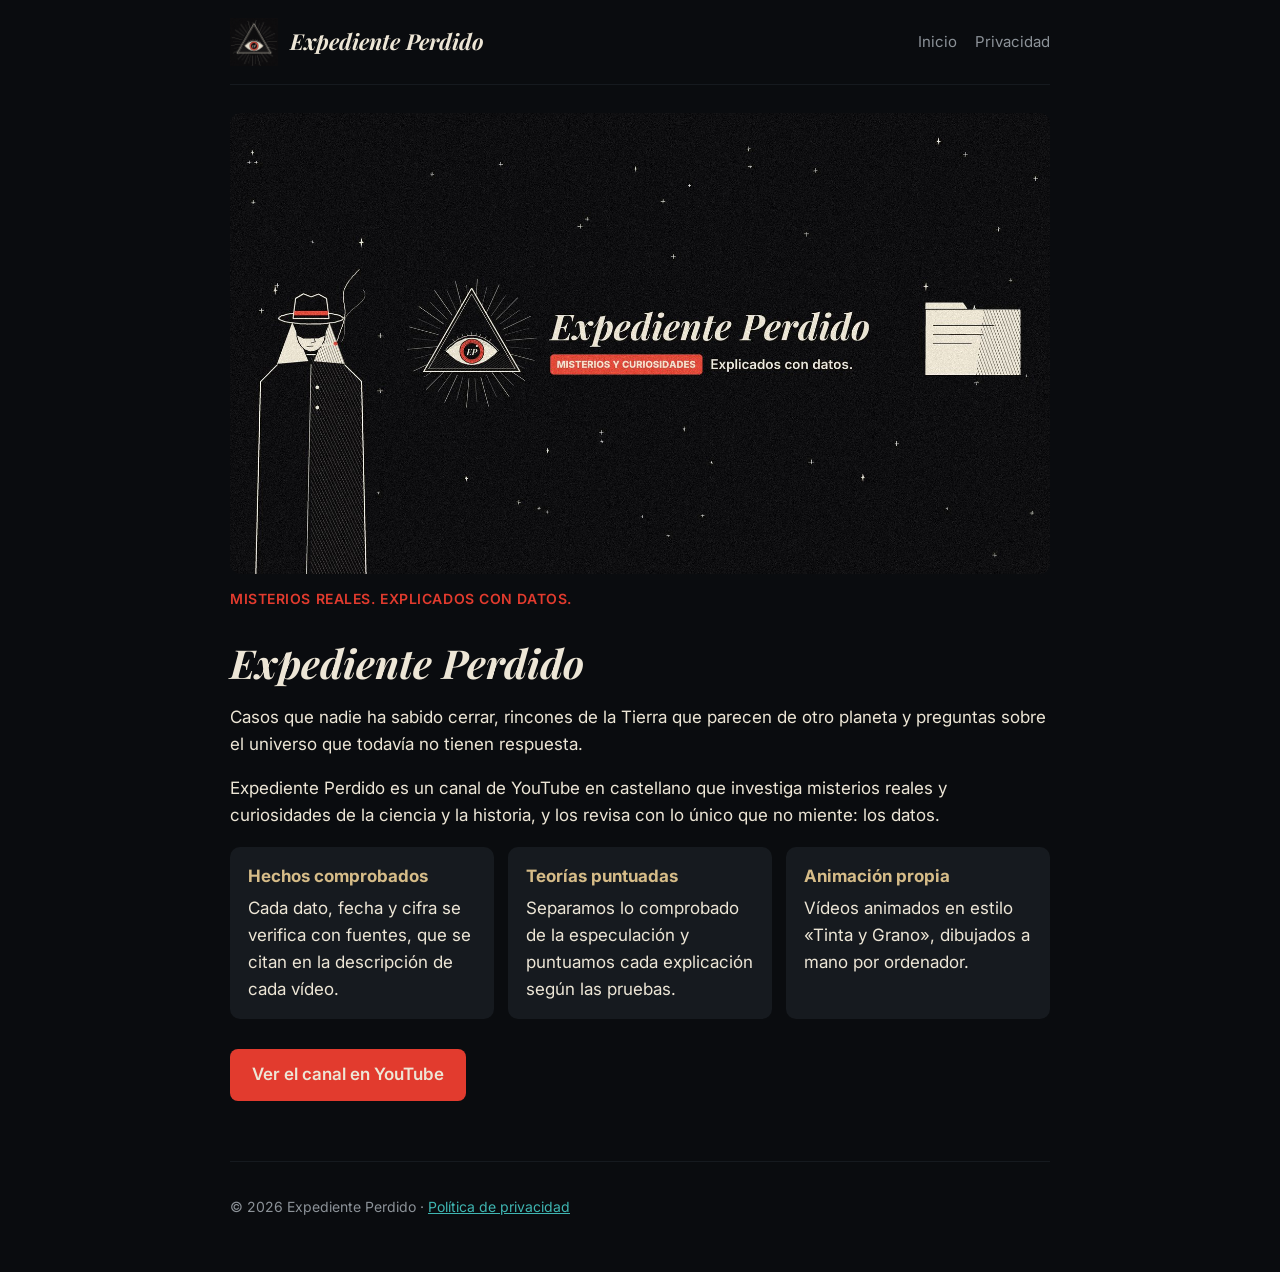
<file: index.html>
<!doctype html>
<html lang="es">
<head>
<meta charset="utf-8">
<meta name="viewport" content="width=device-width, initial-scale=1">
<title>Expediente Perdido</title>
<meta name="description" content="Misterios reales y curiosidades de la ciencia y la historia, explicados con datos.">
<link rel="icon" href="favicon.png">
<link rel="preconnect" href="https://fonts.googleapis.com">
<link rel="preconnect" href="https://fonts.gstatic.com" crossorigin>
<link href="https://fonts.googleapis.com/css2?family=Inter:wght@400;600&family=Playfair+Display:ital,wght@1,700&display=swap" rel="stylesheet">
<link rel="stylesheet" href="estilo.css">
</head>
<body>
<div class="envoltorio">
  <header class="cab">
    <a class="marca" href="./"><img src="logo.png" alt="Logo de Expediente Perdido"><span class="nombre">Expediente Perdido</span></a>
    <nav><a href="./">Inicio</a><a href="privacidad.html">Privacidad</a></nav>
  </header>

  <img class="portada" src="banner.jpg" alt="Cabecera del canal Expediente Perdido">

  <p class="lema">Misterios reales. Explicados con datos.</p>
  <h1>Expediente Perdido</h1>
  <p>Casos que nadie ha sabido cerrar, rincones de la Tierra que parecen de otro planeta y preguntas sobre el universo que todavía no tienen respuesta.</p>
  <p>Expediente Perdido es un canal de YouTube en castellano que investiga misterios reales y curiosidades de la ciencia y la historia, y los revisa con lo único que no miente: los datos.</p>

  <div class="tarjetas">
    <div class="tarjeta"><b>Hechos comprobados</b>Cada dato, fecha y cifra se verifica con fuentes, que se citan en la descripción de cada vídeo.</div>
    <div class="tarjeta"><b>Teorías puntuadas</b>Separamos lo comprobado de la especulación y puntuamos cada explicación según las pruebas.</div>
    <div class="tarjeta"><b>Animación propia</b>Vídeos animados en estilo «Tinta y Grano», dibujados a mano por ordenador.</div>
  </div>

  <a class="boton" href="https://www.youtube.com/@expedienteperdido99">Ver el canal en YouTube</a>

  <footer>
    <p>© 2026 Expediente Perdido · <a href="privacidad.html">Política de privacidad</a></p>
  </footer>
</div>
</body>
</html>
</file>
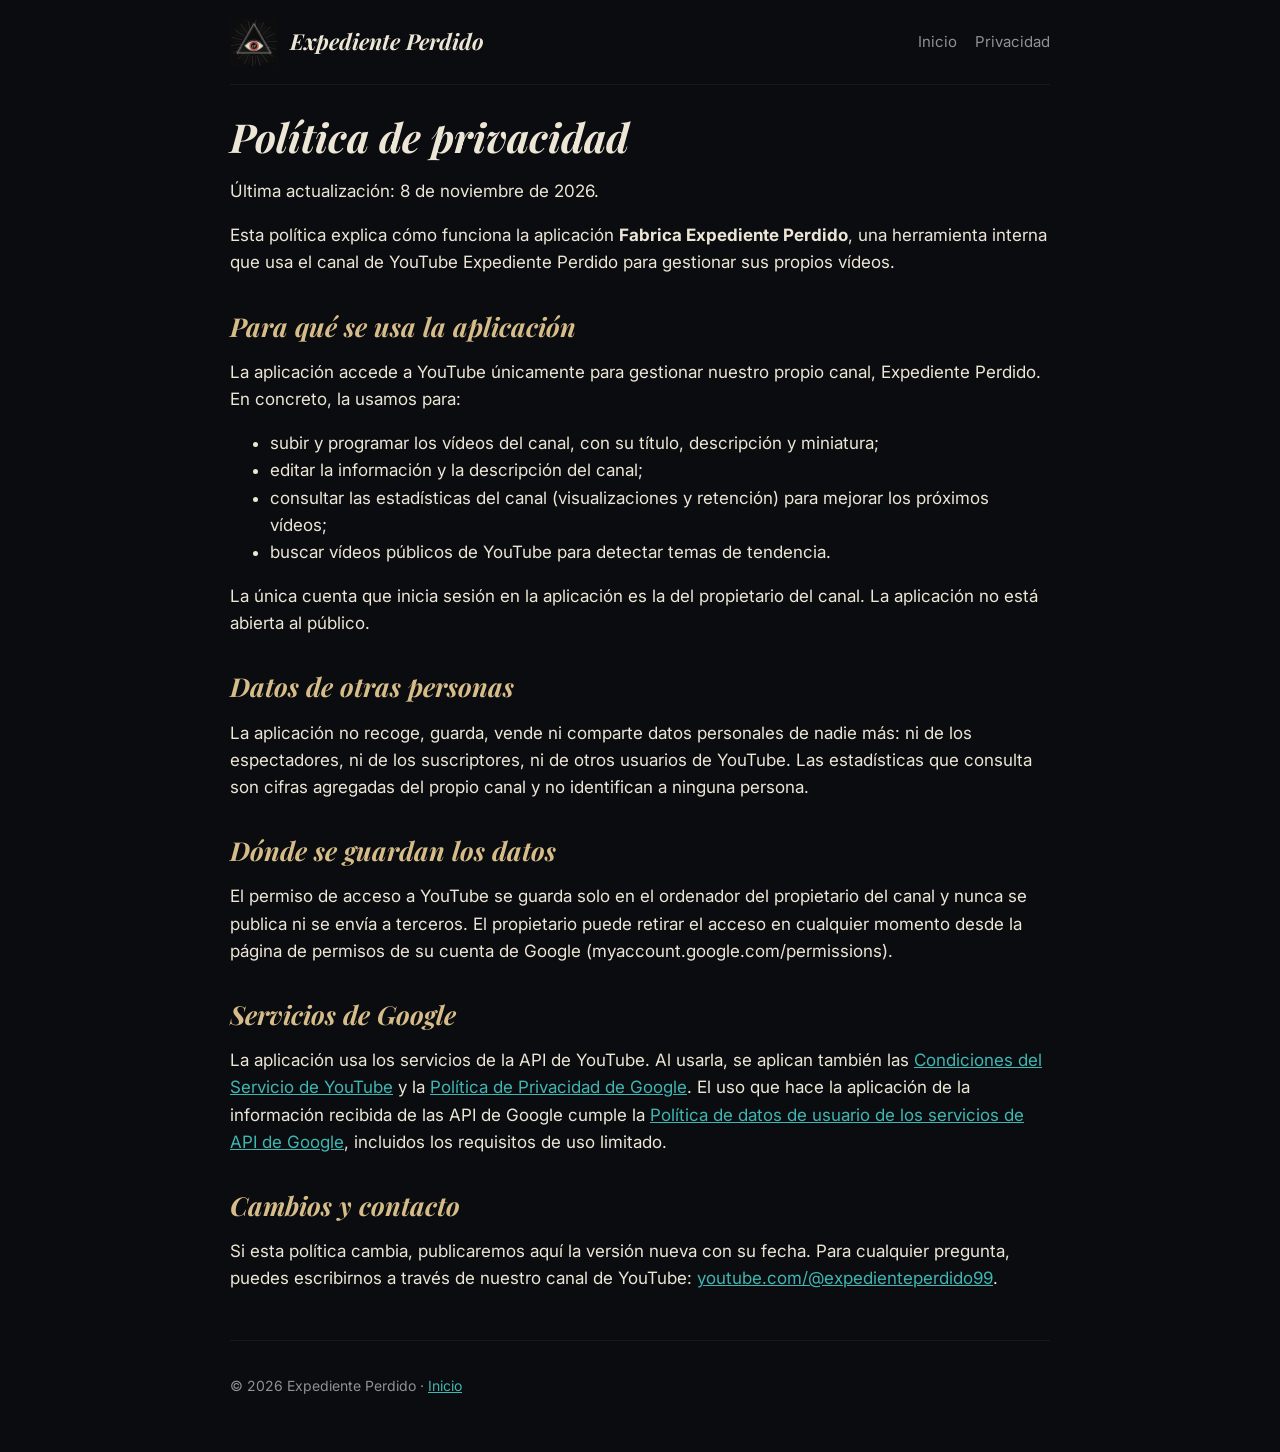
<file: privacidad.html>
<!doctype html>
<html lang="es">
<head>
<meta charset="utf-8">
<meta name="viewport" content="width=device-width, initial-scale=1">
<title>Política de privacidad · Expediente Perdido</title>
<meta name="description" content="Política de privacidad de la aplicación Fabrica Expediente Perdido.">
<link rel="icon" href="favicon.png">
<link rel="preconnect" href="https://fonts.googleapis.com">
<link rel="preconnect" href="https://fonts.gstatic.com" crossorigin>
<link href="https://fonts.googleapis.com/css2?family=Inter:wght@400;600&family=Playfair+Display:ital,wght@1,700&display=swap" rel="stylesheet">
<link rel="stylesheet" href="estilo.css">
</head>
<body>
<div class="envoltorio">
  <header class="cab">
    <a class="marca" href="./"><img src="logo.png" alt="Logo de Expediente Perdido"><span class="nombre">Expediente Perdido</span></a>
    <nav><a href="./">Inicio</a><a href="privacidad.html">Privacidad</a></nav>
  </header>

  <h1>Política de privacidad</h1>
  <p>Última actualización: 8 de noviembre de 2026.</p>

  <p>Esta política explica cómo funciona la aplicación <b>Fabrica Expediente Perdido</b>, una herramienta interna que usa el canal de YouTube Expediente Perdido para gestionar sus propios vídeos.</p>

  <h2>Para qué se usa la aplicación</h2>
  <p>La aplicación accede a YouTube únicamente para gestionar nuestro propio canal, Expediente Perdido. En concreto, la usamos para:</p>
  <ul>
    <li>subir y programar los vídeos del canal, con su título, descripción y miniatura;</li>
    <li>editar la información y la descripción del canal;</li>
    <li>consultar las estadísticas del canal (visualizaciones y retención) para mejorar los próximos vídeos;</li>
    <li>buscar vídeos públicos de YouTube para detectar temas de tendencia.</li>
  </ul>
  <p>La única cuenta que inicia sesión en la aplicación es la del propietario del canal. La aplicación no está abierta al público.</p>

  <h2>Datos de otras personas</h2>
  <p>La aplicación no recoge, guarda, vende ni comparte datos personales de nadie más: ni de los espectadores, ni de los suscriptores, ni de otros usuarios de YouTube. Las estadísticas que consulta son cifras agregadas del propio canal y no identifican a ninguna persona.</p>

  <h2>Dónde se guardan los datos</h2>
  <p>El permiso de acceso a YouTube se guarda solo en el ordenador del propietario del canal y nunca se publica ni se envía a terceros. El propietario puede retirar el acceso en cualquier momento desde la página de permisos de su cuenta de Google (myaccount.google.com/permissions).</p>

  <h2>Servicios de Google</h2>
  <p>La aplicación usa los servicios de la API de YouTube. Al usarla, se aplican también las <a href="https://www.youtube.com/t/terms">Condiciones del Servicio de YouTube</a> y la <a href="https://policies.google.com/privacy">Política de Privacidad de Google</a>. El uso que hace la aplicación de la información recibida de las API de Google cumple la <a href="https://developers.google.com/terms/api-services-user-data-policy">Política de datos de usuario de los servicios de API de Google</a>, incluidos los requisitos de uso limitado.</p>

  <h2>Cambios y contacto</h2>
  <p>Si esta política cambia, publicaremos aquí la versión nueva con su fecha. Para cualquier pregunta, puedes escribirnos a través de nuestro canal de YouTube: <a href="https://www.youtube.com/@expedienteperdido99">youtube.com/@expedienteperdido99</a>.</p>

  <footer>
    <p>© 2026 Expediente Perdido · <a href="./">Inicio</a></p>
  </footer>
</div>
</body>
</html>
</file>
<file: estilo.css>
:root{
  --fondo:#0A0C0F; --panel:#161A1F; --crema:#EDE6D6; --gris:#8C9298;
  --rojo:#E23B2E; --turquesa:#3FB6B2; --papel:#D6BC88;
}
*{box-sizing:border-box}
html,body{margin:0}
body{background:var(--fondo);color:var(--crema);font-family:Inter,system-ui,sans-serif;line-height:1.6;font-size:17px}
a{color:var(--turquesa)}
.envoltorio{max-width:860px;margin:0 auto;padding:0 20px}
header.cab{display:flex;align-items:center;gap:14px;padding:18px 0;border-bottom:1px solid var(--panel)}
header.cab img{width:48px;height:48px}
header.cab a.marca{display:flex;align-items:center;gap:12px;text-decoration:none;color:var(--crema)}
header.cab .nombre{font-family:"Playfair Display",Georgia,serif;font-style:italic;font-weight:700;font-size:22px}
header.cab nav{margin-left:auto;display:flex;gap:18px;font-size:15px}
header.cab nav a{color:var(--gris);text-decoration:none}
header.cab nav a:hover{color:var(--crema)}
.portada{width:100%;display:block;border-radius:10px;margin:28px 0 8px}
h1,h2{font-family:"Playfair Display",Georgia,serif;font-style:italic;font-weight:700;line-height:1.2}
h1{font-size:40px;margin:28px 0 6px}
h2{font-size:26px;margin:34px 0 8px;color:var(--papel)}
.lema{color:var(--rojo);font-weight:600;letter-spacing:.04em;text-transform:uppercase;font-size:14px}
.tarjetas{display:grid;grid-template-columns:repeat(auto-fit,minmax(220px,1fr));gap:14px;margin:18px 0}
.tarjeta{background:var(--panel);border-radius:10px;padding:16px 18px}
.tarjeta b{display:block;color:var(--papel);margin-bottom:4px}
.boton{display:inline-block;background:var(--rojo);color:var(--crema);text-decoration:none;font-weight:600;padding:12px 22px;border-radius:8px;margin:12px 0}
footer{border-top:1px solid var(--panel);margin-top:48px;padding:20px 0 40px;color:var(--gris);font-size:14px}
@media (max-width:560px){h1{font-size:30px} header.cab .nombre{font-size:18px} header.cab nav{gap:12px}}
</file>
